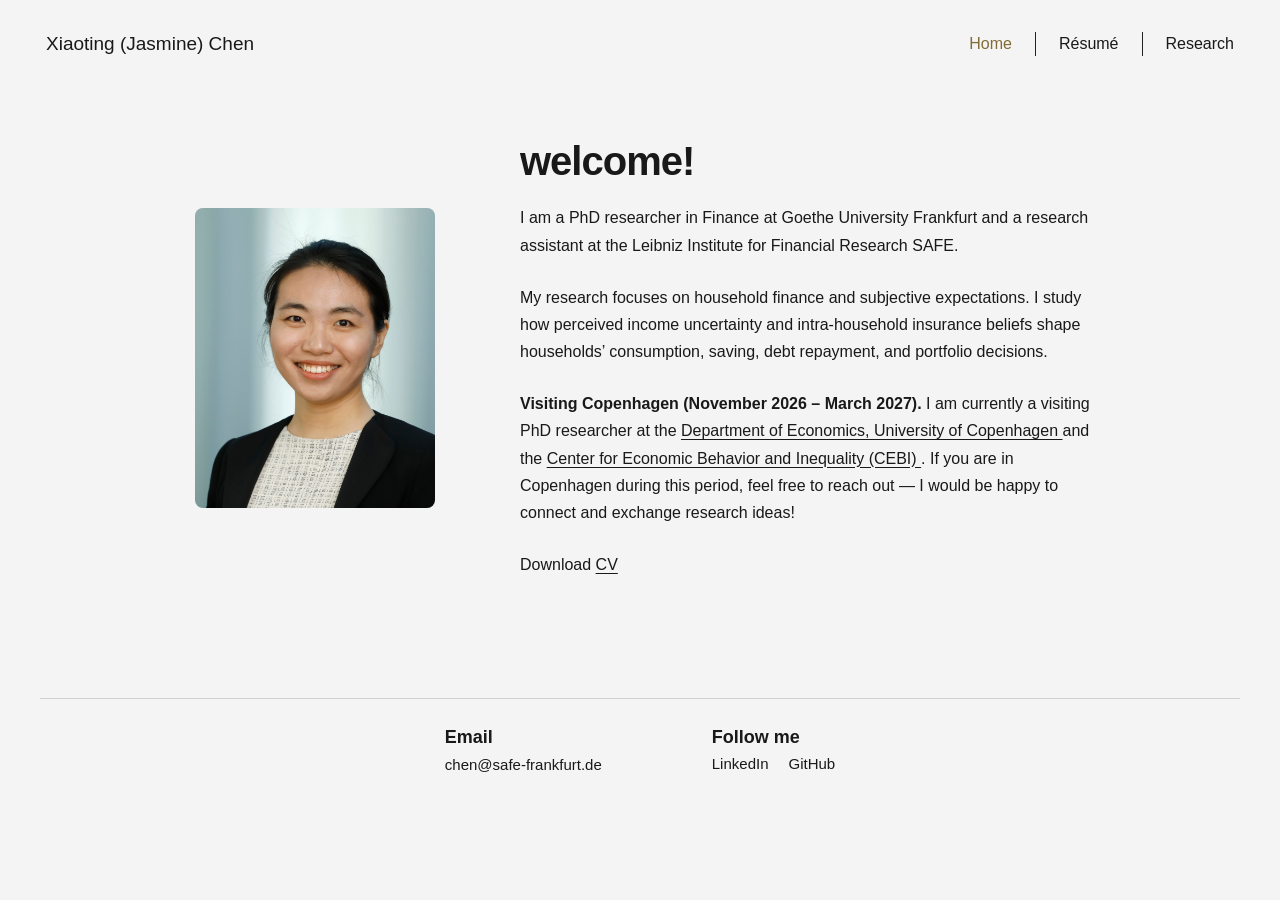
<file: index.html>
<!doctype html>
<html lang="en">
<head>
  <meta charset="utf-8">
  <meta name="viewport" content="width=device-width, initial-scale=1">

  <title>Xiaoting (Jasmine) Chen | Household Finance</title>

  <meta name="description"
        content="Xiaoting (Jasmine) Chen, PhD researcher in finance at Goethe University Frankfurt and visiting researcher at the University of Copenhagen and CEBI. Research on household finance, income uncertainty, and expectations.">

  <meta name="theme-color" content="#f4f4f4">

  <link rel="icon" type="image/svg+xml"
        href="data:image/svg+xml,%3Csvg xmlns='http://www.w3.org/2000/svg' viewBox='0 0 40 40'%3E%3Crect width='40' height='40' rx='4' fill='%23152e46'/%3E%3Ctext x='20' y='28' text-anchor='middle' font-family='Georgia' font-size='27' fill='white'%3EC%3C/text%3E%3C/svg%3E">

  <link rel="stylesheet" href="style.css">
</head>

<body>
  <a class="skip" href="#main">Skip to content</a>

  <header>
    <a class="wordmark" href="index.html">
      Xiaoting (Jasmine) Chen
    </a>

    <nav aria-label="Main navigation">
      <a href="index.html" aria-current="page">Home</a>
      <a href="resume.html">Résumé</a>
      <a href="research.html">Research</a>
    </nav>
  </header>

  <main id="main" class="home">

    <div class="portrait">
  <img
    src="Chen_Photo.jpg"
    alt="Portrait of Xiaoting (Jasmine) Chen"
    class="profile-photo"
  >
</div>

    <section class="welcome">

      <h1>welcome!</h1>

      <p>
        I am a PhD researcher in Finance at Goethe University
        Frankfurt and a research assistant at the Leibniz
        Institute for Financial Research SAFE.
      </p>

      <p>
        My research focuses on household finance and subjective
        expectations. I study how perceived income uncertainty
        and intra-household insurance beliefs shape households’
        consumption, saving, debt repayment, and portfolio decisions.
      </p>

      <!-- Visiting affiliation -->
      
<p>
  <strong>Visiting Copenhagen (November 2026 – March 2027).</strong>
  I am currently a visiting PhD researcher at the
  <a href="https://www.econ.ku.dk/english/">
    Department of Economics, University of Copenhagen
  </a>
  and the
  <a href="https://www.econ.ku.dk/cebi/">
    Center for Economic Behavior and Inequality (CEBI)
  </a>.
  If you are in Copenhagen during this period, feel free to
  reach out — I would be happy to connect and exchange
  research ideas!
</p>


      <p class="download">
        Download <a href="Chen_Resume.pdf">CV</a>
      </p>

    </section>
  </main>

  <footer>
    <div>
      <h2>Email</h2>
      <a href="mailto:chen@safe-frankfurt.de">
        chen@safe-frankfurt.de
      </a>
    </div>

    <div>
      <h2>Follow me</h2>
      <div class="social">
        <a href="https://www.linkedin.com/in/jasminechen1211/">
          LinkedIn
        </a>
        <a href="https://github.com/jasminechenxiaoting">
          GitHub
        </a>
      </div>
    </div>
  </footer>
</body>
</html>
</file>
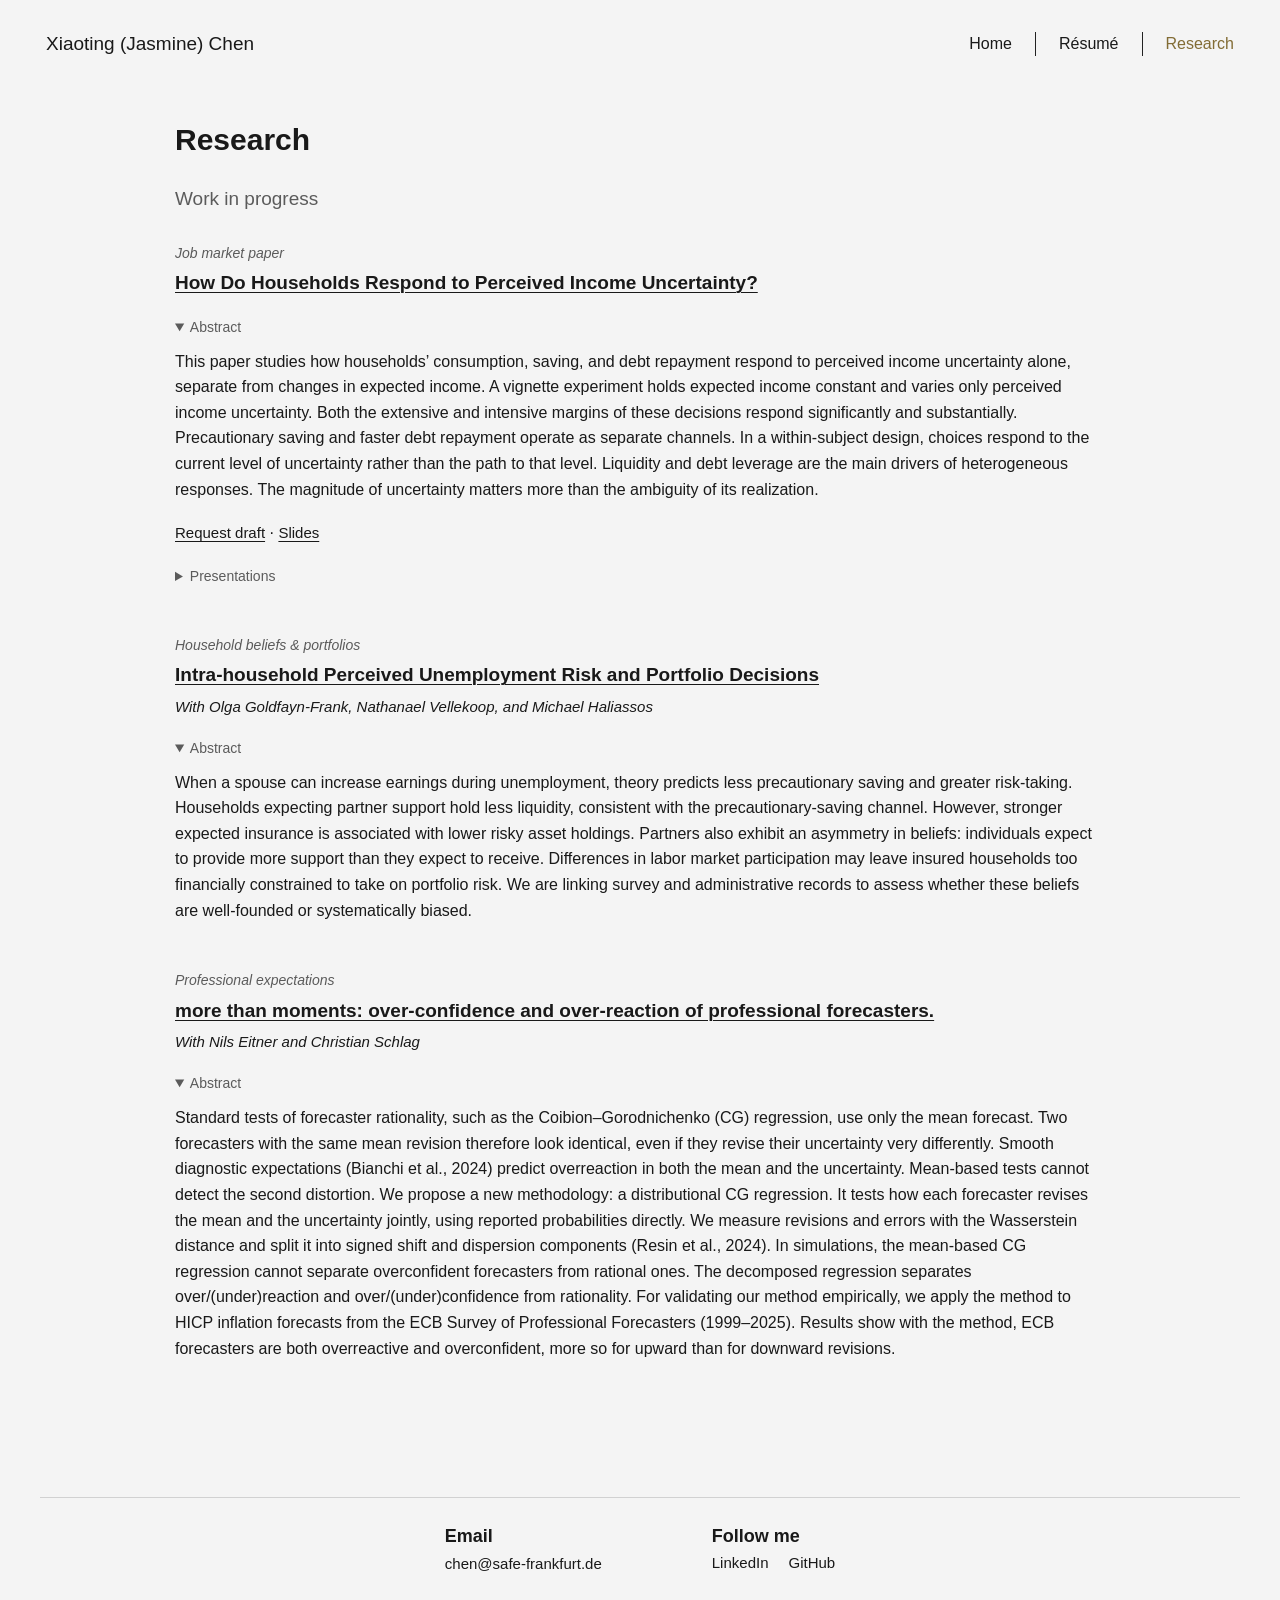
<file: research.html>
<!doctype html>
<html lang="en">
<head>
<meta charset="utf-8"><meta name="viewport" content="width=device-width, initial-scale=1">
<title>Research | Xiaoting (Jasmine) Chen</title>
<meta name="description" content="Xiaoting (Jasmine) Chen, PhD researcher in finance at Goethe University Frankfurt. Research on household finance, income uncertainty, and expectations.">
<meta name="theme-color" content="#f4f4f4">
<link rel="icon" type="image/svg+xml" href="data:image/svg+xml,%3Csvg xmlns='http://www.w3.org/2000/svg' viewBox='0 0 40 40'%3E%3Crect width='40' height='40' rx='4' fill='%23152e46'/%3E%3Ctext x='20' y='28' text-anchor='middle' font-family='Georgia' font-size='27' fill='white'%3EC%3C/text%3E%3C/svg%3E">
<link rel="stylesheet" href="style.css">
</head>
<body><a class="skip" href="#main">Skip to content</a><header><a class="wordmark" href="index.html">Xiaoting (Jasmine) Chen</a><nav aria-label="Main navigation"><a href="index.html">Home</a><a href="resume.html">Résumé</a><a href="research.html" aria-current="page">Research</a></nav></header><main id="main" class="document"><section id="research" class="section"><h1>Research</h1><h2 class="section-label">Work in progress</h2><div class="section-body">

<article class="paper featured">
  <p class="paper-label">Job market paper</p>
  <h3>How Do Households Respond to Perceived Income Uncertainty?</h3>

  <details open>
    <summary>Abstract</summary>
    <p>This paper studies how households’ consumption, saving, and debt repayment respond to perceived income uncertainty alone, separate from changes in expected income. A vignette experiment holds expected income constant and varies only perceived income uncertainty. Both the extensive and intensive margins of these decisions respond significantly and substantially. Precautionary saving and faster debt repayment operate as separate channels. In a within-subject design, choices respond to the current level of uncertainty rather than the path to that level. Liquidity and debt leverage are the main drivers of heterogeneous responses. The magnitude of uncertainty matters more than the ambiguity of its realization.</p>
  </details>

  <a class="text-link" href="mailto:chen@safe-frankfurt.de?subject=Request%20for%20job%20market%20paper">Request draft</a>
  <span aria-hidden="true"> · </span>
    <a class="text-link" href="https://jasminechenxiaoting.github.io/ConfonExpectationSurveys/IncomeUncertainty_CEBI.html">Slides</a>

  <details class="presentations">
    <summary>Presentations</summary>
    <ul>
      <li>SAFE Brown-bag Seminar · May 2026</li>
      <li>4th BCFM PhD Conference · May 2026</li>
      <li>10th Household Finance Workshop · June 2026</li>
      <li>Frankfurt Summer School · July 2026</li>
      <li>Deutsche Bundesbank Research Center Internal Seminar · August 2026</li>
      <li>DGPE PhD Workshop · Scheduled November 2026</li>
      <li>7th Joint Conference on Expectation Survey, BoC, NY Fed, ECB &amp; Bank of Mexico · Scheduled November 2026</li>
      <li>7th Financial Economics Meeting · Scheduled December 2026</li>
    </ul>
  </details>
</article>

<article class="paper"><p class="paper-label">Household beliefs &amp; portfolios</p><h3>Intra-household Perceived Unemployment Risk and Portfolio Decisions</h3><p class="authors">With Olga Goldfayn-Frank, Nathanael Vellekoop, and Michael Haliassos</p><details open><summary>Abstract</summary><p>When a spouse can increase earnings during unemployment, theory predicts less precautionary saving and greater risk-taking. Households expecting partner support hold less liquidity, consistent with the precautionary-saving channel. However, stronger expected insurance is associated with lower risky asset holdings. Partners also exhibit an asymmetry in beliefs: individuals expect to provide more support than they expect to receive. Differences in labor market participation may leave insured households too financially constrained to take on portfolio risk. We are linking survey and administrative records to assess whether these beliefs are well-founded or systematically biased.</p></details></article>
<article class="paper"><p class="paper-label">Professional expectations</p><h3>more than moments: over-confidence and over-reaction of professional forecasters. </h3><p class="authors">With Nils Eitner and Christian Schlag</p><details open><summary>Abstract</summary><p>Standard tests of forecaster rationality, such as the Coibion–Gorodnichenko (CG) regression, use only the mean forecast. Two forecasters with the same mean revision therefore look identical, even if they revise their uncertainty very differently. Smooth diagnostic expectations (Bianchi et al., 2024) predict overreaction in both the mean and the uncertainty. Mean-based tests cannot detect the second distortion. We propose a new methodology: a distributional CG regression. It tests how each forecaster revises the mean and the uncertainty jointly, using reported probabilities directly. We measure revisions and errors with the Wasserstein distance and split it into signed shift and dispersion components (Resin et al., 2024). In simulations, the mean-based CG regression cannot separate overconfident forecasters from rational ones. The decomposed regression separates over/(under)reaction and over/(under)confidence from rationality. For validating our method empirically, we apply the method to HICP inflation forecasts from the ECB Survey of Professional Forecasters (1999–2025). Results show with the method, ECB forecasters are both overreactive and overconfident, more so for upward than for downward revisions.
</div></section></main><footer><div><h2>Email</h2><a href="mailto:chen@safe-frankfurt.de">chen@safe-frankfurt.de</a></div><div><h2>Follow me</h2><div class="social"><a href="https://www.linkedin.com/in/jasminechen1211/">LinkedIn</a><a href="https://github.com/JCGH1211">GitHub</a></div></div></footer></body></html>
</file>
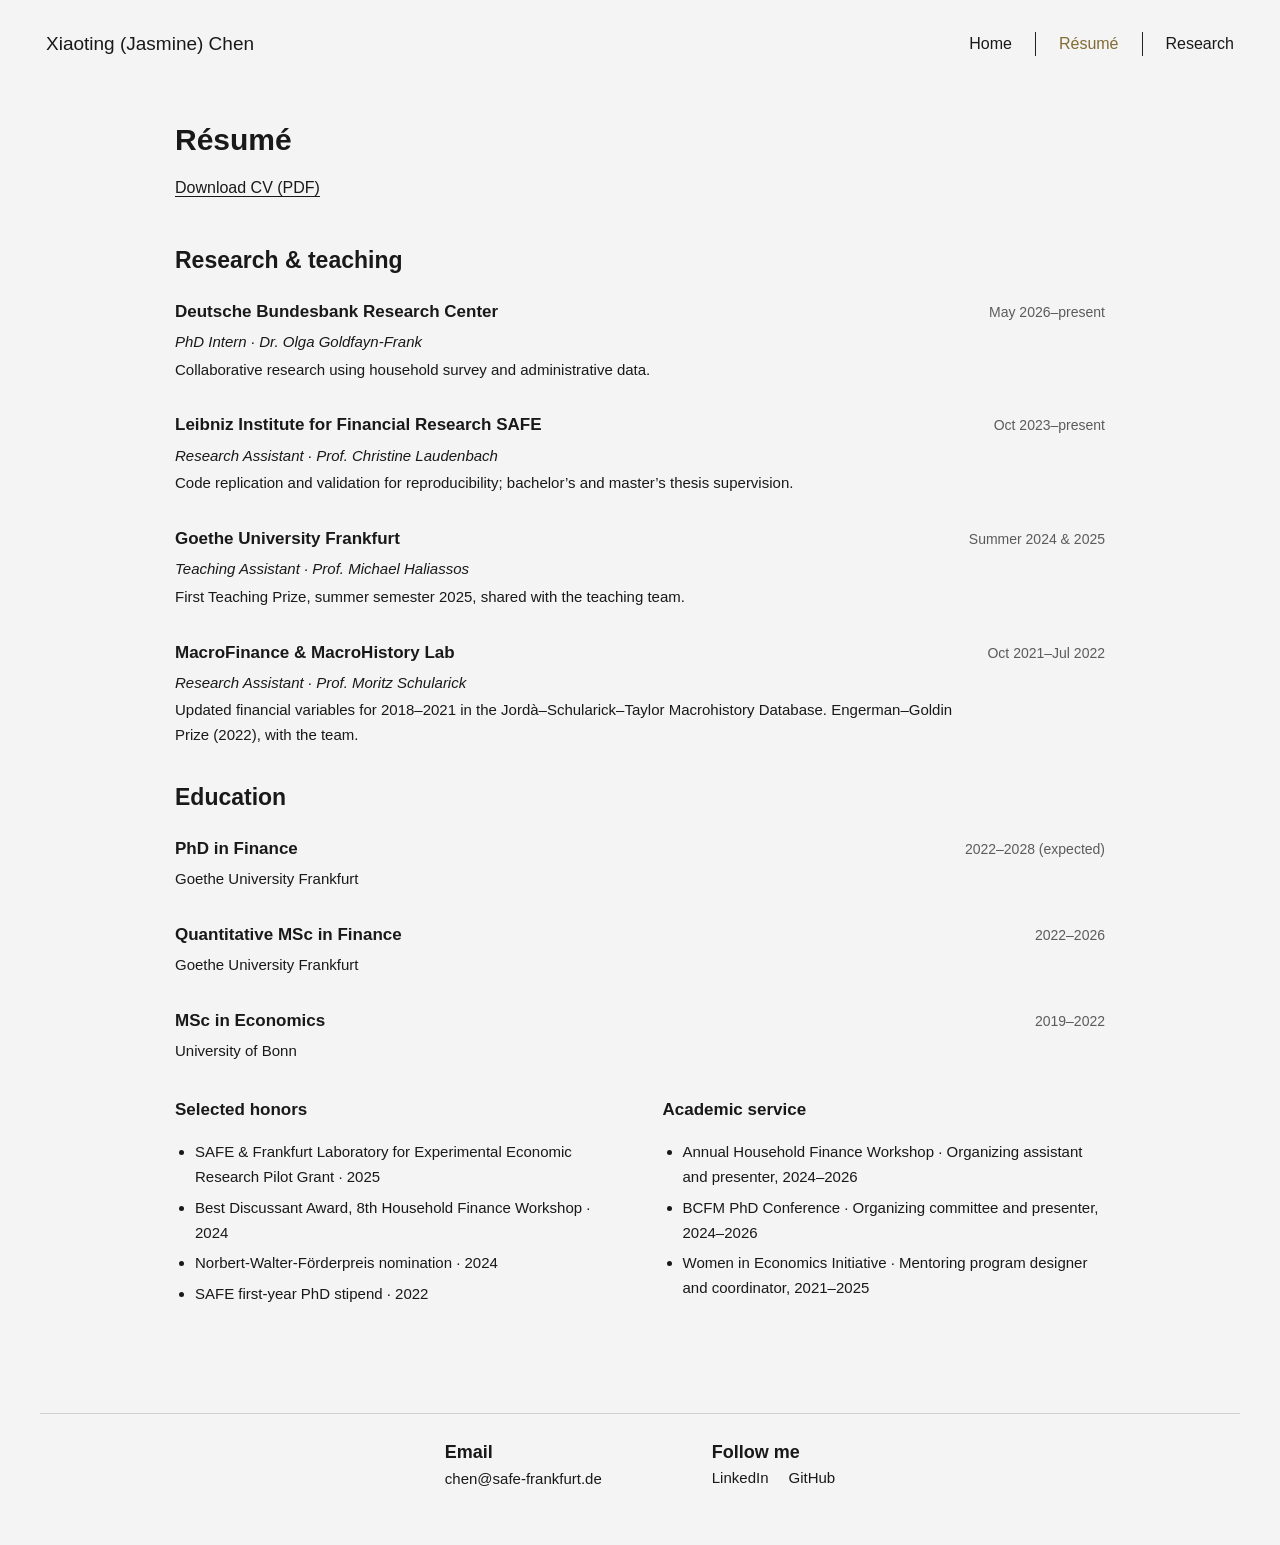
<file: resume.html>
<!doctype html>
<html lang="en">
<head>
<meta charset="utf-8"><meta name="viewport" content="width=device-width, initial-scale=1">
<title>Résumé | Xiaoting (Jasmine) Chen</title>
<meta name="description" content="Xiaoting (Jasmine) Chen, PhD researcher in finance at Goethe University Frankfurt. Research on household finance, income uncertainty, and expectations.">
<meta name="theme-color" content="#f4f4f4">
<link rel="icon" type="image/svg+xml" href="data:image/svg+xml,%3Csvg xmlns='http://www.w3.org/2000/svg' viewBox='0 0 40 40'%3E%3Crect width='40' height='40' rx='4' fill='%23152e46'/%3E%3Ctext x='20' y='28' text-anchor='middle' font-family='Georgia' font-size='27' fill='white'%3EC%3C/text%3E%3C/svg%3E">
<link rel="stylesheet" href="style.css">
</head>
<body><a class="skip" href="#main">Skip to content</a><header><a class="wordmark" href="index.html">Xiaoting (Jasmine) Chen</a><nav aria-label="Main navigation"><a href="index.html">Home</a><a href="resume.html" aria-current="page">Résumé</a><a href="research.html">Research</a></nav></header><main id="main" class="document"><h1>Résumé</h1><p class="resume-download"><a href="Chen_Resume.pdf" download>Download CV (PDF)</a></p><section id="experience" class="section"><div class="section-heading"><h2>Research &amp; teaching</h2></div><div class="section-body">
<div class="entry"><div><h3>Deutsche Bundesbank Research Center</h3><p class="role">PhD Intern · Dr. Olga Goldfayn-Frank</p><p>Collaborative research using household survey and administrative data.</p></div><p class="date">May 2026–present</p></div>
<div class="entry"><div><h3>Leibniz Institute for Financial Research SAFE</h3><p class="role">Research Assistant · Prof. Christine Laudenbach</p><p>Code replication and validation for reproducibility; bachelor’s and master’s thesis supervision.</p></div><p class="date">Oct 2023–present</p></div>
<div class="entry"><div><h3>Goethe University Frankfurt</h3><p class="role">Teaching Assistant · Prof. Michael Haliassos</p><p>First Teaching Prize, summer semester 2025, shared with the teaching team.</p></div><p class="date">Summer 2024 &amp; 2025</p></div>
<div class="entry"><div><h3>MacroFinance &amp; MacroHistory Lab</h3><p class="role">Research Assistant · Prof. Moritz Schularick</p><p>Updated financial variables for 2018–2021 in the Jordà–Schularick–Taylor Macrohistory Database. Engerman–Goldin Prize (2022), with the team.</p></div><p class="date">Oct 2021–Jul 2022</p></div>
</div></section><section id="education" class="section"><div class="section-heading"><h2>Education</h2></div><div class="section-body"><div class="entry"><div><h3>PhD in Finance</h3><p>Goethe University Frankfurt</p></div><p class="date">2022–2028 (expected)</p></div><div class="entry"><div><h3>Quantitative MSc in Finance</h3><p>Goethe University Frankfurt</p></div><p class="date">2022–2026</p></div><div class="entry"><div><h3>MSc in Economics</h3><p>University of Bonn</p></div><p class="date">2019–2022</p></div>
<div class="background-grid"><div><h3>Selected honors</h3><ul><li>SAFE &amp; Frankfurt Laboratory for Experimental Economic Research Pilot Grant · 2025</li><li>Best Discussant Award, 8th Household Finance Workshop · 2024</li><li>Norbert-Walter-Förderpreis nomination · 2024</li><li>SAFE first-year PhD stipend · 2022</li></ul></div><div><h3>Academic service</h3><ul><li>Annual Household Finance Workshop · Organizing assistant and presenter, 2024–2026</li><li>BCFM PhD Conference · Organizing committee and presenter, 2024–2026</li><li>Women in Economics Initiative · Mentoring program designer and coordinator, 2021–2025</li></ul></div></div></div></section></main><footer><div><h2>Email</h2><a href="mailto:chen@safe-frankfurt.de">chen@safe-frankfurt.de</a></div><div><h2>Follow me</h2><div class="social"><a href="https://www.linkedin.com/in/jasminechen1211/">LinkedIn</a><a href="https://github.com/JCGH1211">GitHub</a></div></div></footer></body></html>
</file>
<file: style.css>
:root{color-scheme:light;--bg:#f4f4f4;--ink:#191919;--muted:#5b5b5b;--accent:#826c35}*{box-sizing:border-box}body{margin:0;background:var(--bg);color:var(--ink);font-family:"Avenir Next",Avenir,"Segoe UI",Arial,sans-serif;font-size:16px;line-height:1.65;font-weight:400}a{color:inherit;text-underline-offset:3px}a:hover{color:var(--accent)}a:focus-visible,summary:focus-visible{outline:2px solid var(--accent);outline-offset:5px}header{max-width:1400px;padding:28px 46px;display:flex;justify-content:space-between;align-items:center;gap:30px;margin:auto}.wordmark{text-decoration:none;font-size:19px;font-weight:400}nav{display:flex;align-items:center}nav a{padding:0 23px;border-left:1px solid #222;text-decoration:none;font-size:16px;line-height:1.5}nav a:first-child{border:0}nav a:last-child{padding-right:0}nav a[aria-current=page]{color:var(--accent)}main{max-width:980px;margin:auto}.home{min-height:480px;display:grid;grid-template-columns:280px minmax(0,1fr);align-items:center;gap:65px;padding:50px 25px 90px}.portrait{width:250px;height:250px;border-radius:50%;background:#e4e5e3;display:grid;place-items:center;justify-self:center;color:#737772}.portrait span{font-family:Georgia,serif;font-size:75px;font-weight:400;letter-spacing:-.04em}.welcome h1{font-size:40px;line-height:1.2;margin:0 0 19px;letter-spacing:-.025em}.welcome p{margin:0 0 25px;line-height:1.7}.welcome .download{margin-top:25px;margin-bottom:0}footer{border-top:1px solid #d1d1d1;max-width:1200px;margin:30px auto 0;padding:27px 25px 52px;display:flex;justify-content:center;gap:110px}footer h2{font-size:18px;line-height:1.3;margin:0 0 2px;font-weight:650}footer a{font-size:15px;text-decoration:none}.social{display:flex;gap:20px}.document{padding:35px 25px 60px;min-height:480px}.document h1{font-size:30px;line-height:1.2;margin:0 0 25px;font-weight:600}.section-label{font-size:19px;font-weight:500;margin:0 0 27px;color:var(--muted)}.paper{margin-bottom:46px}.paper h3{font-size:19px;line-height:1.5;margin:0 0 5px;font-weight:600;text-decoration:underline;text-decoration-thickness:1px;text-underline-offset:3px}.paper-label{font-size:14px;font-style:italic;color:var(--muted);margin:0 0 5px}.authors{margin:0 0 12px;font-style:italic;font-size:15px}.paper p{line-height:1.6}details{margin:18px 0}summary{font-size:14px;cursor:pointer;width:fit-content;color:var(--muted)}details p{margin:10px 0}.text-link{font-size:15px}.presentations ul{font-size:14px}.resume-download{margin:-8px 0 42px}.section-heading h2{font-size:23px;font-weight:550;line-height:1.4;margin:30px 0 22px}.entry{display:flex;gap:25px;justify-content:space-between;margin:0 0 26px}.entry h3,.background-grid h3{font-size:17px;font-weight:600;margin:0 0 4px}.entry p{margin:3px 0;font-size:15px}.entry .role{font-style:italic}.entry .date{white-space:nowrap;color:var(--muted);font-size:14px}.background-grid{display:grid;grid-template-columns:1fr 1fr;gap:45px;margin-top:30px}ul{padding-left:20px}li{margin:6px 0}.background-grid li{font-size:15px}.skip{position:absolute;left:15px;top:-100px;background:white;padding:10px}.skip:focus{top:10px}@media(min-width:1400px){.home{min-height:560px}footer{margin-top:50px}}@media(max-width:760px){header{padding:24px;flex-direction:column;gap:18px}.wordmark{font-size:21px}nav a{padding:0 20px}nav a:last-child{padding-right:20px}.home{grid-template-columns:1fr;gap:32px;padding:35px 28px 45px;max-width:570px}.portrait{width:190px;height:190px}.portrait span{font-size:60px}.welcome h1{font-size:35px}.document{padding:30px 25px}.entry{display:block}.entry .date{white-space:normal}.background-grid{grid-template-columns:1fr;gap:22px}footer{margin:20px 24px 0;gap:35px;flex-wrap:wrap;justify-content:flex-start;padding:24px 0 35px}}@media print{body{background:white}header nav,.skip{display:none}.document{padding:15px}footer{margin:0}.paper,.entry{break-inside:avoid}summary{display:none}} /* Academic profile portrait */
.home .portrait {
  width: 240px;
  height: 300px;
  max-width: 100%;
  flex-shrink: 0;
  overflow: hidden;
  border-radius: 8px;
  padding: 0;
}

.home .portrait .profile-photo {
  display: block;
  width: 100%;
  height: 100%;
  object-fit: cover;
  object-position: center top;
}

@media (max-width: 650px) {
  .home .portrait {
    width: 180px;
    height: 225px;
  }
}
</file>
